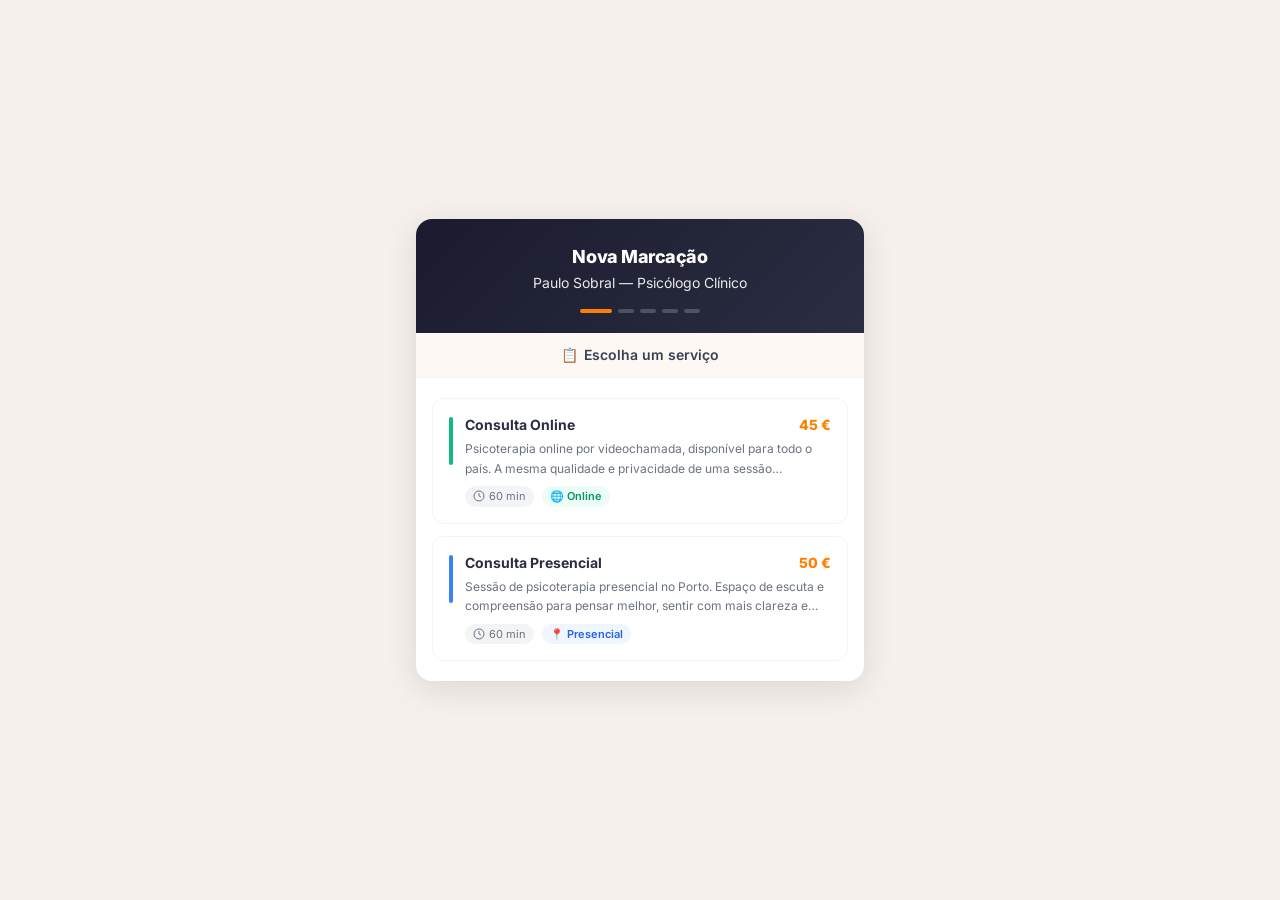
<file: index.html>
<!DOCTYPE html>
<html lang="pt">
<head>
  <meta charset="UTF-8" />
  <meta name="viewport" content="width=device-width, initial-scale=1.0" />
  <title>Agendar Consulta - Paulo Sobral</title>
  <script type="module" crossorigin src="./assets/index-Bpbhv1jX.js"></script>
  <link rel="stylesheet" crossorigin href="./assets/index-CH02CImO.css">
</head>
<body>
  <div id="root" class="root-wrapper"></div>
</body>
</html>
</file>
<file: assets/index-CH02CImO.css>
@import"https://fonts.googleapis.com/css2?family=Inter:wght@400;500;600;700;800&display=swap";*,:before,:after{--tw-border-spacing-x: 0;--tw-border-spacing-y: 0;--tw-translate-x: 0;--tw-translate-y: 0;--tw-rotate: 0;--tw-skew-x: 0;--tw-skew-y: 0;--tw-scale-x: 1;--tw-scale-y: 1;--tw-pan-x: ;--tw-pan-y: ;--tw-pinch-zoom: ;--tw-scroll-snap-strictness: proximity;--tw-gradient-from-position: ;--tw-gradient-via-position: ;--tw-gradient-to-position: ;--tw-ordinal: ;--tw-slashed-zero: ;--tw-numeric-figure: ;--tw-numeric-spacing: ;--tw-numeric-fraction: ;--tw-ring-inset: ;--tw-ring-offset-width: 0px;--tw-ring-offset-color: #fff;--tw-ring-color: rgb(59 130 246 / .5);--tw-ring-offset-shadow: 0 0 #0000;--tw-ring-shadow: 0 0 #0000;--tw-shadow: 0 0 #0000;--tw-shadow-colored: 0 0 #0000;--tw-blur: ;--tw-brightness: ;--tw-contrast: ;--tw-grayscale: ;--tw-hue-rotate: ;--tw-invert: ;--tw-saturate: ;--tw-sepia: ;--tw-drop-shadow: ;--tw-backdrop-blur: ;--tw-backdrop-brightness: ;--tw-backdrop-contrast: ;--tw-backdrop-grayscale: ;--tw-backdrop-hue-rotate: ;--tw-backdrop-invert: ;--tw-backdrop-opacity: ;--tw-backdrop-saturate: ;--tw-backdrop-sepia: ;--tw-contain-size: ;--tw-contain-layout: ;--tw-contain-paint: ;--tw-contain-style: }::backdrop{--tw-border-spacing-x: 0;--tw-border-spacing-y: 0;--tw-translate-x: 0;--tw-translate-y: 0;--tw-rotate: 0;--tw-skew-x: 0;--tw-skew-y: 0;--tw-scale-x: 1;--tw-scale-y: 1;--tw-pan-x: ;--tw-pan-y: ;--tw-pinch-zoom: ;--tw-scroll-snap-strictness: proximity;--tw-gradient-from-position: ;--tw-gradient-via-position: ;--tw-gradient-to-position: ;--tw-ordinal: ;--tw-slashed-zero: ;--tw-numeric-figure: ;--tw-numeric-spacing: ;--tw-numeric-fraction: ;--tw-ring-inset: ;--tw-ring-offset-width: 0px;--tw-ring-offset-color: #fff;--tw-ring-color: rgb(59 130 246 / .5);--tw-ring-offset-shadow: 0 0 #0000;--tw-ring-shadow: 0 0 #0000;--tw-shadow: 0 0 #0000;--tw-shadow-colored: 0 0 #0000;--tw-blur: ;--tw-brightness: ;--tw-contrast: ;--tw-grayscale: ;--tw-hue-rotate: ;--tw-invert: ;--tw-saturate: ;--tw-sepia: ;--tw-drop-shadow: ;--tw-backdrop-blur: ;--tw-backdrop-brightness: ;--tw-backdrop-contrast: ;--tw-backdrop-grayscale: ;--tw-backdrop-hue-rotate: ;--tw-backdrop-invert: ;--tw-backdrop-opacity: ;--tw-backdrop-saturate: ;--tw-backdrop-sepia: ;--tw-contain-size: ;--tw-contain-layout: ;--tw-contain-paint: ;--tw-contain-style: }*,:before,:after{box-sizing:border-box;border-width:0;border-style:solid;border-color:#e5e7eb}:before,:after{--tw-content: ""}html,:host{line-height:1.5;-webkit-text-size-adjust:100%;-moz-tab-size:4;-o-tab-size:4;tab-size:4;font-family:Inter,system-ui,-apple-system,sans-serif;font-feature-settings:normal;font-variation-settings:normal;-webkit-tap-highlight-color:transparent}body{margin:0;line-height:inherit}hr{height:0;color:inherit;border-top-width:1px}abbr:where([title]){-webkit-text-decoration:underline dotted;text-decoration:underline dotted}h1,h2,h3,h4,h5,h6{font-size:inherit;font-weight:inherit}a{color:inherit;text-decoration:inherit}b,strong{font-weight:bolder}code,kbd,samp,pre{font-family:ui-monospace,SFMono-Regular,Menlo,Monaco,Consolas,Liberation Mono,Courier New,monospace;font-feature-settings:normal;font-variation-settings:normal;font-size:1em}small{font-size:80%}sub,sup{font-size:75%;line-height:0;position:relative;vertical-align:baseline}sub{bottom:-.25em}sup{top:-.5em}table{text-indent:0;border-color:inherit;border-collapse:collapse}button,input,optgroup,select,textarea{font-family:inherit;font-feature-settings:inherit;font-variation-settings:inherit;font-size:100%;font-weight:inherit;line-height:inherit;letter-spacing:inherit;color:inherit;margin:0;padding:0}button,select{text-transform:none}button,input:where([type=button]),input:where([type=reset]),input:where([type=submit]){-webkit-appearance:button;background-color:transparent;background-image:none}:-moz-focusring{outline:auto}:-moz-ui-invalid{box-shadow:none}progress{vertical-align:baseline}::-webkit-inner-spin-button,::-webkit-outer-spin-button{height:auto}[type=search]{-webkit-appearance:textfield;outline-offset:-2px}::-webkit-search-decoration{-webkit-appearance:none}::-webkit-file-upload-button{-webkit-appearance:button;font:inherit}summary{display:list-item}blockquote,dl,dd,h1,h2,h3,h4,h5,h6,hr,figure,p,pre{margin:0}fieldset{margin:0;padding:0}legend{padding:0}ol,ul,menu{list-style:none;margin:0;padding:0}dialog{padding:0}textarea{resize:vertical}input::-moz-placeholder,textarea::-moz-placeholder{opacity:1;color:#9ca3af}input::placeholder,textarea::placeholder{opacity:1;color:#9ca3af}button,[role=button]{cursor:pointer}:disabled{cursor:default}img,svg,video,canvas,audio,iframe,embed,object{display:block;vertical-align:middle}img,video{max-width:100%;height:auto}[hidden]:where(:not([hidden=until-found])){display:none}.absolute{position:absolute}.relative{position:relative}.inset-0{top:0;right:0;bottom:0;left:0}.-bottom-0\.5{bottom:-.125rem}.left-1\/2{left:50%}.-mx-2{margin-left:-.5rem;margin-right:-.5rem}.mx-auto{margin-left:auto;margin-right:auto}.mb-1{margin-bottom:.25rem}.mb-1\.5{margin-bottom:.375rem}.mb-2{margin-bottom:.5rem}.mb-2\.5{margin-bottom:.625rem}.mb-3{margin-bottom:.75rem}.mb-4{margin-bottom:1rem}.mb-5{margin-bottom:1.25rem}.mr-1\.5{margin-right:.375rem}.mr-3{margin-right:.75rem}.mt-0\.5{margin-top:.125rem}.mt-1{margin-top:.25rem}.mt-2{margin-top:.5rem}.mt-3{margin-top:.75rem}.mt-4{margin-top:1rem}.mt-5{margin-top:1.25rem}.line-clamp-2{overflow:hidden;display:-webkit-box;-webkit-box-orient:vertical;-webkit-line-clamp:2}.block{display:block}.flex{display:flex}.inline-flex{display:inline-flex}.grid{display:grid}.h-1{height:.25rem}.h-10{height:2.5rem}.h-12{height:3rem}.h-16{height:4rem}.h-2{height:.5rem}.h-3{height:.75rem}.h-3\.5{height:.875rem}.h-4{height:1rem}.h-7{height:1.75rem}.h-8{height:2rem}.w-1{width:.25rem}.w-10{width:2.5rem}.w-12{width:3rem}.w-16{width:4rem}.w-2{width:.5rem}.w-3{width:.75rem}.w-3\.5{width:.875rem}.w-4{width:1rem}.w-7{width:1.75rem}.w-8{width:2rem}.w-full{width:100%}.min-w-0{min-width:0px}.max-w-md{max-width:28rem}.flex-1{flex:1 1 0%}.shrink-0{flex-shrink:0}.-translate-x-1\/2{--tw-translate-x: -50%;transform:translate(var(--tw-translate-x),var(--tw-translate-y)) rotate(var(--tw-rotate)) skew(var(--tw-skew-x)) skewY(var(--tw-skew-y)) scaleX(var(--tw-scale-x)) scaleY(var(--tw-scale-y))}.scale-110{--tw-scale-x: 1.1;--tw-scale-y: 1.1;transform:translate(var(--tw-translate-x),var(--tw-translate-y)) rotate(var(--tw-rotate)) skew(var(--tw-skew-x)) skewY(var(--tw-skew-y)) scaleX(var(--tw-scale-x)) scaleY(var(--tw-scale-y))}.scale-\[1\.02\]{--tw-scale-x: 1.02;--tw-scale-y: 1.02;transform:translate(var(--tw-translate-x),var(--tw-translate-y)) rotate(var(--tw-rotate)) skew(var(--tw-skew-x)) skewY(var(--tw-skew-y)) scaleX(var(--tw-scale-x)) scaleY(var(--tw-scale-y))}.transform{transform:translate(var(--tw-translate-x),var(--tw-translate-y)) rotate(var(--tw-rotate)) skew(var(--tw-skew-x)) skewY(var(--tw-skew-y)) scaleX(var(--tw-scale-x)) scaleY(var(--tw-scale-y))}@keyframes pulse{50%{opacity:.5}}.animate-pulse{animation:pulse 2s cubic-bezier(.4,0,.6,1) infinite}@keyframes spin{to{transform:rotate(360deg)}}.animate-spin{animation:spin 1s linear infinite}.cursor-not-allowed{cursor:not-allowed}.resize-none{resize:none}.grid-cols-3{grid-template-columns:repeat(3,minmax(0,1fr))}.grid-cols-7{grid-template-columns:repeat(7,minmax(0,1fr))}.items-start{align-items:flex-start}.items-center{align-items:center}.justify-center{justify-content:center}.justify-between{justify-content:space-between}.gap-1{gap:.25rem}.gap-1\.5{gap:.375rem}.gap-2{gap:.5rem}.gap-3{gap:.75rem}.gap-y-1\.5{row-gap:.375rem}.space-y-3>:not([hidden])~:not([hidden]){--tw-space-y-reverse: 0;margin-top:calc(.75rem * calc(1 - var(--tw-space-y-reverse)));margin-bottom:calc(.75rem * var(--tw-space-y-reverse))}.overflow-hidden{overflow:hidden}.rounded-2xl{border-radius:1rem}.rounded-full{border-radius:9999px}.rounded-lg{border-radius:.5rem}.rounded-xl{border-radius:.75rem}.border{border-width:1px}.border-2{border-width:2px}.border-b{border-bottom-width:1px}.border-t{border-top-width:1px}.border-brand-orange{--tw-border-opacity: 1;border-color:rgb(255 128 0 / var(--tw-border-opacity, 1))}.border-brand-orange\/30{border-color:#ff80004d}.border-brand-warm-mid{--tw-border-opacity: 1;border-color:rgb(249 240 232 / var(--tw-border-opacity, 1))}.border-gray-100{--tw-border-opacity: 1;border-color:rgb(243 244 246 / var(--tw-border-opacity, 1))}.border-gray-50{--tw-border-opacity: 1;border-color:rgb(249 250 251 / var(--tw-border-opacity, 1))}.border-orange-500{--tw-border-opacity: 1;border-color:rgb(249 115 22 / var(--tw-border-opacity, 1))}.border-red-100{--tw-border-opacity: 1;border-color:rgb(254 226 226 / var(--tw-border-opacity, 1))}.border-white\/30{border-color:#ffffff4d}.border-t-transparent{border-top-color:transparent}.border-t-white{--tw-border-opacity: 1;border-top-color:rgb(255 255 255 / var(--tw-border-opacity, 1))}.bg-blue-50{--tw-bg-opacity: 1;background-color:rgb(239 246 255 / var(--tw-bg-opacity, 1))}.bg-brand-dark{--tw-bg-opacity: 1;background-color:rgb(43 45 66 / var(--tw-bg-opacity, 1))}.bg-brand-orange{--tw-bg-opacity: 1;background-color:rgb(255 128 0 / var(--tw-bg-opacity, 1))}.bg-brand-orange-light{--tw-bg-opacity: 1;background-color:rgb(255 247 237 / var(--tw-bg-opacity, 1))}.bg-brand-warm{--tw-bg-opacity: 1;background-color:rgb(253 248 244 / var(--tw-bg-opacity, 1))}.bg-brand-warm\/50{background-color:#fdf8f480}.bg-emerald-50{--tw-bg-opacity: 1;background-color:rgb(236 253 245 / var(--tw-bg-opacity, 1))}.bg-gray-100{--tw-bg-opacity: 1;background-color:rgb(243 244 246 / var(--tw-bg-opacity, 1))}.bg-gray-50{--tw-bg-opacity: 1;background-color:rgb(249 250 251 / var(--tw-bg-opacity, 1))}.bg-red-50{--tw-bg-opacity: 1;background-color:rgb(254 242 242 / var(--tw-bg-opacity, 1))}.bg-white{--tw-bg-opacity: 1;background-color:rgb(255 255 255 / var(--tw-bg-opacity, 1))}.bg-white\/10{background-color:#ffffff1a}.bg-white\/20{background-color:#fff3}.bg-white\/50{background-color:#ffffff80}.p-10{padding:2.5rem}.p-4{padding:1rem}.px-2{padding-left:.5rem;padding-right:.5rem}.px-2\.5{padding-left:.625rem;padding-right:.625rem}.px-3{padding-left:.75rem;padding-right:.75rem}.px-4{padding-left:1rem;padding-right:1rem}.px-6{padding-left:1.5rem;padding-right:1.5rem}.py-0\.5{padding-top:.125rem;padding-bottom:.125rem}.py-1{padding-top:.25rem;padding-bottom:.25rem}.py-2{padding-top:.5rem;padding-bottom:.5rem}.py-2\.5{padding-top:.625rem;padding-bottom:.625rem}.py-3{padding-top:.75rem;padding-bottom:.75rem}.py-3\.5{padding-top:.875rem;padding-bottom:.875rem}.py-4{padding-top:1rem;padding-bottom:1rem}.py-5{padding-top:1.25rem;padding-bottom:1.25rem}.py-6{padding-top:1.5rem;padding-bottom:1.5rem}.py-8{padding-top:2rem;padding-bottom:2rem}.pb-5{padding-bottom:1.25rem}.pb-6{padding-bottom:1.5rem}.pt-3{padding-top:.75rem}.pt-6{padding-top:1.5rem}.pt-8{padding-top:2rem}.text-left{text-align:left}.text-center{text-align:center}.text-2xl{font-size:1.5rem;line-height:2rem}.text-3xl{font-size:1.875rem;line-height:2.25rem}.text-\[11px\]{font-size:11px}.text-lg{font-size:1.125rem;line-height:1.75rem}.text-sm{font-size:.875rem;line-height:1.25rem}.text-xs{font-size:.75rem;line-height:1rem}.font-bold{font-weight:700}.font-extrabold{font-weight:800}.font-medium{font-weight:500}.font-semibold{font-weight:600}.uppercase{text-transform:uppercase}.capitalize{text-transform:capitalize}.leading-relaxed{line-height:1.625}.tracking-tight{letter-spacing:-.025em}.tracking-wider{letter-spacing:.05em}.text-blue-600{--tw-text-opacity: 1;color:rgb(37 99 235 / var(--tw-text-opacity, 1))}.text-brand-dark{--tw-text-opacity: 1;color:rgb(43 45 66 / var(--tw-text-opacity, 1))}.text-brand-muted{--tw-text-opacity: 1;color:rgb(141 153 174 / var(--tw-text-opacity, 1))}.text-brand-orange{--tw-text-opacity: 1;color:rgb(255 128 0 / var(--tw-text-opacity, 1))}.text-emerald-600{--tw-text-opacity: 1;color:rgb(5 150 105 / var(--tw-text-opacity, 1))}.text-gray-200{--tw-text-opacity: 1;color:rgb(229 231 235 / var(--tw-text-opacity, 1))}.text-gray-400{--tw-text-opacity: 1;color:rgb(156 163 175 / var(--tw-text-opacity, 1))}.text-gray-500{--tw-text-opacity: 1;color:rgb(107 114 128 / var(--tw-text-opacity, 1))}.text-gray-600{--tw-text-opacity: 1;color:rgb(75 85 99 / var(--tw-text-opacity, 1))}.text-gray-700{--tw-text-opacity: 1;color:rgb(55 65 81 / var(--tw-text-opacity, 1))}.text-gray-800{--tw-text-opacity: 1;color:rgb(31 41 55 / var(--tw-text-opacity, 1))}.text-green-400{--tw-text-opacity: 1;color:rgb(74 222 128 / var(--tw-text-opacity, 1))}.text-green-500{--tw-text-opacity: 1;color:rgb(34 197 94 / var(--tw-text-opacity, 1))}.text-red-600{--tw-text-opacity: 1;color:rgb(220 38 38 / var(--tw-text-opacity, 1))}.text-white{--tw-text-opacity: 1;color:rgb(255 255 255 / var(--tw-text-opacity, 1))}.text-white\/70{color:#ffffffb3}.text-white\/90{color:#ffffffe6}.shadow-card{--tw-shadow: 0 8px 32px rgba(43, 45, 66, .12);--tw-shadow-colored: 0 8px 32px var(--tw-shadow-color);box-shadow:var(--tw-ring-offset-shadow, 0 0 #0000),var(--tw-ring-shadow, 0 0 #0000),var(--tw-shadow)}.shadow-glow{--tw-shadow: 0 0 0 3px rgba(255, 128, 0, .15);--tw-shadow-colored: 0 0 0 3px var(--tw-shadow-color);box-shadow:var(--tw-ring-offset-shadow, 0 0 #0000),var(--tw-ring-shadow, 0 0 #0000),var(--tw-shadow)}.shadow-soft{--tw-shadow: 0 2px 8px rgba(43, 45, 66, .06);--tw-shadow-colored: 0 2px 8px var(--tw-shadow-color);box-shadow:var(--tw-ring-offset-shadow, 0 0 #0000),var(--tw-ring-shadow, 0 0 #0000),var(--tw-shadow)}.outline-none{outline:2px solid transparent;outline-offset:2px}.filter{filter:var(--tw-blur) var(--tw-brightness) var(--tw-contrast) var(--tw-grayscale) var(--tw-hue-rotate) var(--tw-invert) var(--tw-saturate) var(--tw-sepia) var(--tw-drop-shadow)}.transition{transition-property:color,background-color,border-color,text-decoration-color,fill,stroke,opacity,box-shadow,transform,filter,backdrop-filter;transition-timing-function:cubic-bezier(.4,0,.2,1);transition-duration:.15s}.transition-all{transition-property:all;transition-timing-function:cubic-bezier(.4,0,.2,1);transition-duration:.15s}.transition-colors{transition-property:color,background-color,border-color,text-decoration-color,fill,stroke;transition-timing-function:cubic-bezier(.4,0,.2,1);transition-duration:.15s}.duration-300{transition-duration:.3s}body{font-family:Inter,system-ui,-apple-system,sans-serif;-webkit-font-smoothing:antialiased;background:#f5f0eb;margin:0;min-height:100vh}.root-wrapper{min-height:100vh;display:flex;align-items:center;justify-content:center;padding:24px 16px}button,a,input,textarea{transition:all .2s ease}.custom-scroll::-webkit-scrollbar{width:4px}.custom-scroll::-webkit-scrollbar-thumb{background:#ddd;border-radius:4px}.placeholder\:text-gray-300::-moz-placeholder{--tw-text-opacity: 1;color:rgb(209 213 219 / var(--tw-text-opacity, 1))}.placeholder\:text-gray-300::placeholder{--tw-text-opacity: 1;color:rgb(209 213 219 / var(--tw-text-opacity, 1))}.hover\:border-brand-orange\/30:hover{border-color:#ff80004d}.hover\:border-orange-300:hover{--tw-border-opacity: 1;border-color:rgb(253 186 116 / var(--tw-border-opacity, 1))}.hover\:bg-brand-dark-light:hover{--tw-bg-opacity: 1;background-color:rgb(61 63 86 / var(--tw-bg-opacity, 1))}.hover\:bg-brand-orange-hover:hover{--tw-bg-opacity: 1;background-color:rgb(230 115 0 / var(--tw-bg-opacity, 1))}.hover\:bg-brand-orange-light:hover{--tw-bg-opacity: 1;background-color:rgb(255 247 237 / var(--tw-bg-opacity, 1))}.hover\:bg-brand-warm:hover{--tw-bg-opacity: 1;background-color:rgb(253 248 244 / var(--tw-bg-opacity, 1))}.hover\:bg-brand-warm-mid:hover{--tw-bg-opacity: 1;background-color:rgb(249 240 232 / var(--tw-bg-opacity, 1))}.hover\:bg-orange-50:hover{--tw-bg-opacity: 1;background-color:rgb(255 247 237 / var(--tw-bg-opacity, 1))}.hover\:bg-white\/30:hover{background-color:#ffffff4d}.hover\:text-brand-orange:hover{--tw-text-opacity: 1;color:rgb(255 128 0 / var(--tw-text-opacity, 1))}.hover\:shadow-card:hover{--tw-shadow: 0 8px 32px rgba(43, 45, 66, .12);--tw-shadow-colored: 0 8px 32px var(--tw-shadow-color);box-shadow:var(--tw-ring-offset-shadow, 0 0 #0000),var(--tw-ring-shadow, 0 0 #0000),var(--tw-shadow)}.hover\:shadow-soft:hover{--tw-shadow: 0 2px 8px rgba(43, 45, 66, .06);--tw-shadow-colored: 0 2px 8px var(--tw-shadow-color);box-shadow:var(--tw-ring-offset-shadow, 0 0 #0000),var(--tw-ring-shadow, 0 0 #0000),var(--tw-shadow)}.focus\:border-brand-orange:focus{--tw-border-opacity: 1;border-color:rgb(255 128 0 / var(--tw-border-opacity, 1))}.focus\:shadow-glow:focus{--tw-shadow: 0 0 0 3px rgba(255, 128, 0, .15);--tw-shadow-colored: 0 0 0 3px var(--tw-shadow-color);box-shadow:var(--tw-ring-offset-shadow, 0 0 #0000),var(--tw-ring-shadow, 0 0 #0000),var(--tw-shadow)}.group:hover .group-hover\:text-brand-orange{--tw-text-opacity: 1;color:rgb(255 128 0 / var(--tw-text-opacity, 1))}
</file>
